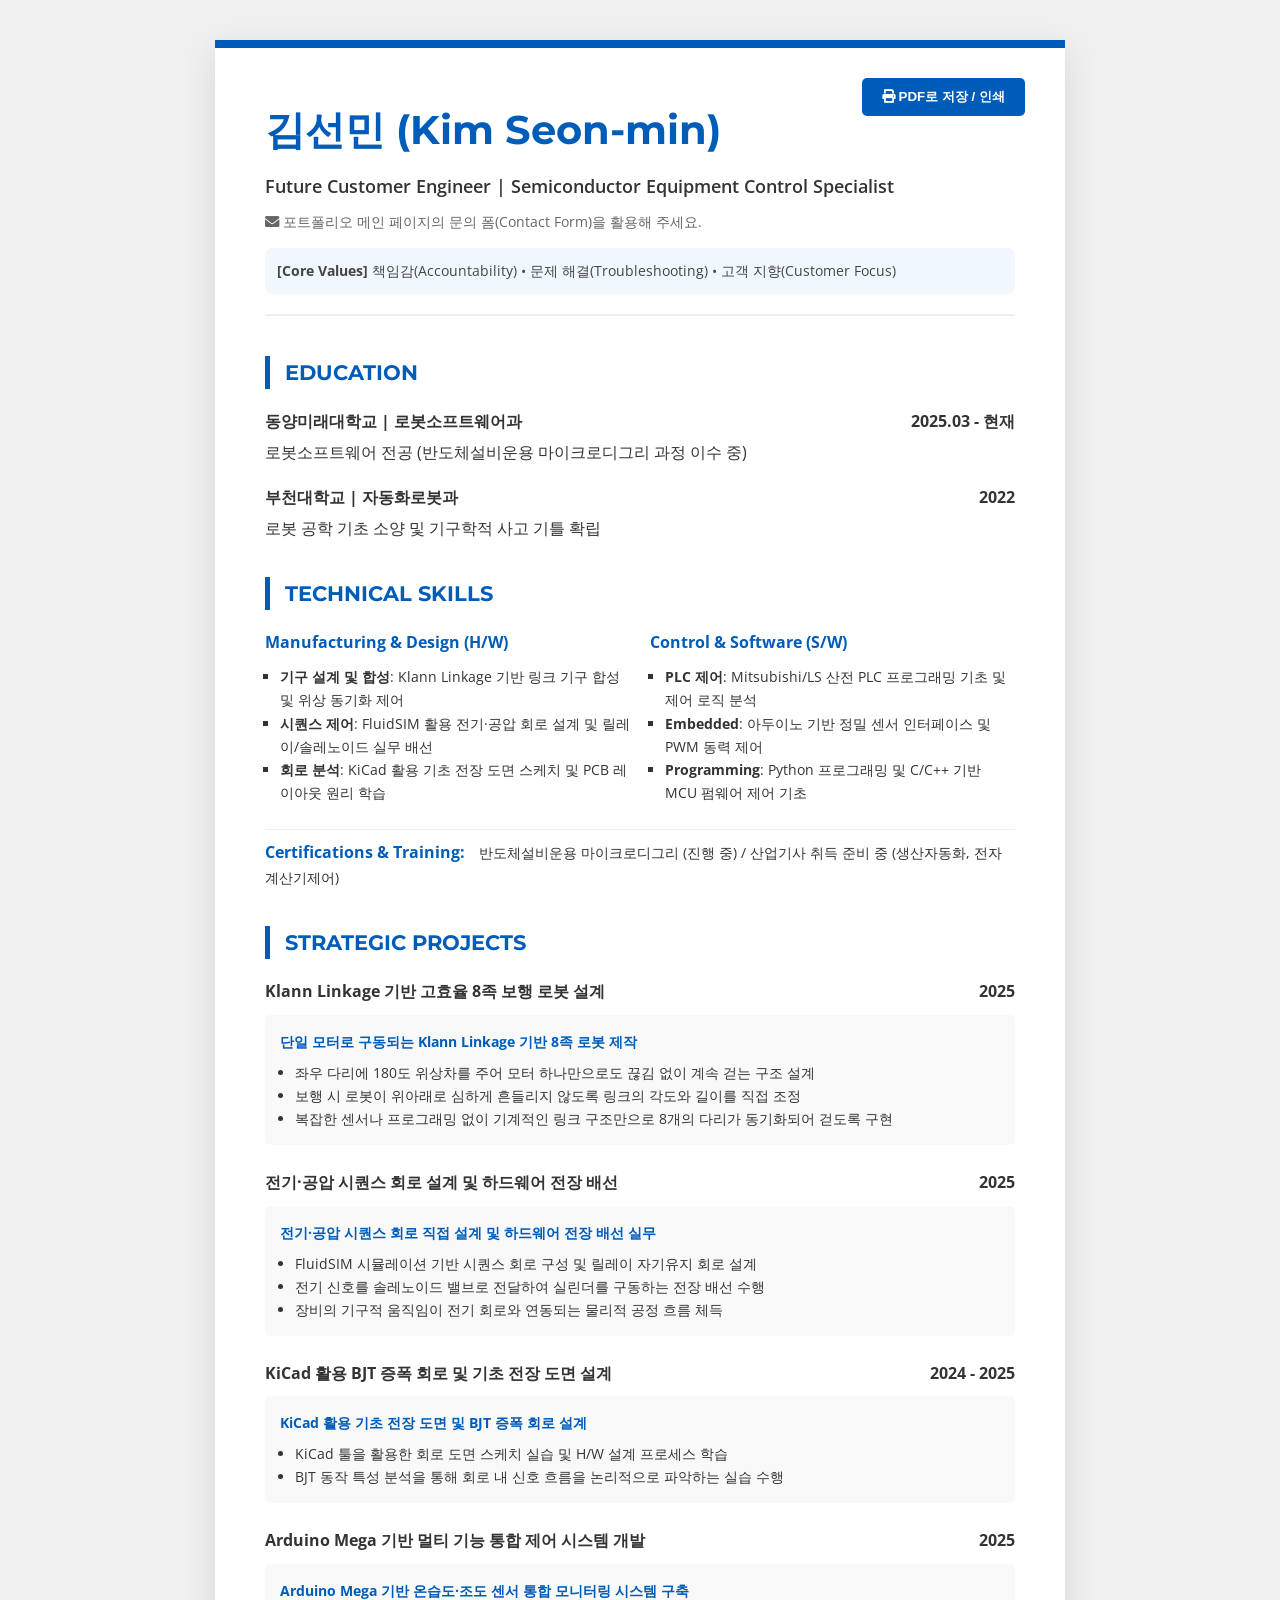
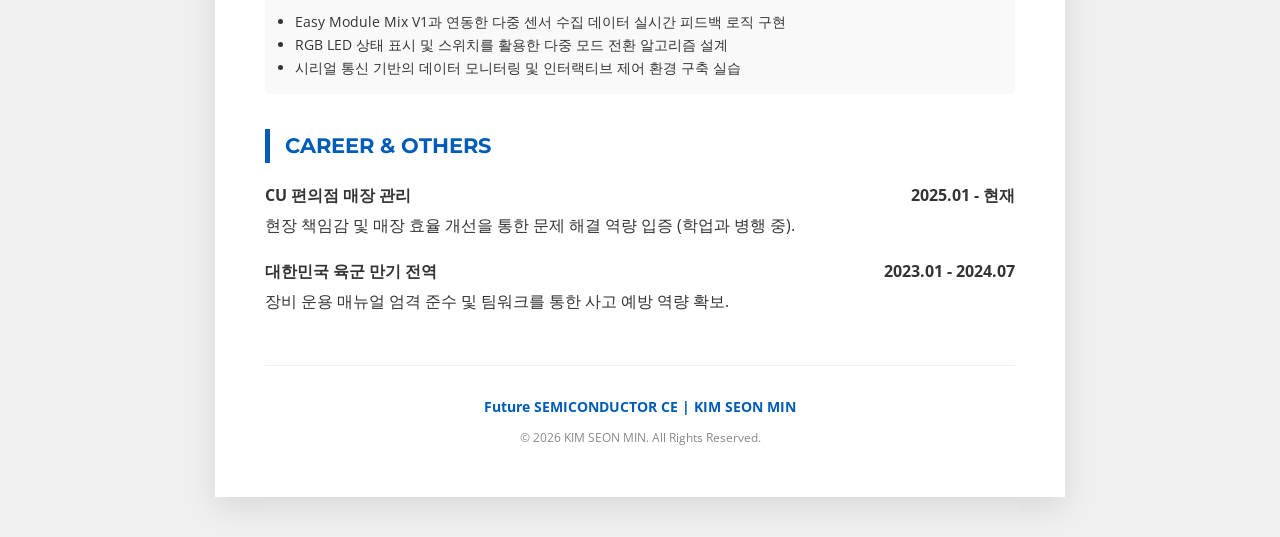
<file: mywork/resume.html>
<!DOCTYPE html>
<html lang="ko">
<head>
    <meta charset="UTF-8">
    <meta name="viewport" content="width=device-width, initial-scale=1.0">
    <title>이력서 | 반도체 장비 제어 전문가</title>
    <link href="https://fonts.googleapis.com/css2?family=Montserrat:wght@700&family=Open+Sans:wght@400;600;700&display=swap" rel="stylesheet">
    <link rel="stylesheet" href="https://cdnjs.cloudflare.com/ajax/libs/font-awesome/6.0.0/css/all.min.css">
    <style>
        :root {
            --primary: #005CB9;
            --text: #333;
            --bg: #fff;
        }
        * { margin:0; padding:0; box-sizing: border-box; }
        body { font-family: 'Open Sans', sans-serif; line-height: 1.6; color: var(--text); background: #f0f0f0; padding: 40px 20px; }
        .resume-container { max-width: 850px; margin: 0 auto; background: var(--bg); padding: 50px; box-shadow: 0 10px 30px rgba(0,0,0,0.1); border-top: 8px solid var(--primary); position: relative; }
        .print-btn { position: absolute; top: 30px; right: 40px; background: var(--primary); color: white; padding: 10px 20px; border-radius: 5px; text-decoration: none; font-weight: 700; cursor: pointer; border: none; }
        header { margin-bottom: 40px; border-bottom: 2px solid #eee; padding-bottom: 20px; }
        h1 { font-family: 'Montserrat', sans-serif; font-size: clamp(1.8rem, 5vw, 2.5rem); color: var(--primary); margin-bottom: 10px; white-space: nowrap; }
        .contact-info { display: flex; gap: 20px; font-size: clamp(0.75rem, 1.8vw, 0.9rem); color: #666; }
        section { margin-bottom: 35px; }
        h2 { font-family: 'Montserrat', sans-serif; font-size: clamp(1.1rem, 3vw, 1.3rem); border-left: 5px solid var(--primary); padding-left: 15px; margin-bottom: 20px; text-transform: uppercase; color: var(--primary); white-space: nowrap; }
        .edu-item, .exp-item { margin-bottom: 20px; }
        .item-header { display: flex; justify-content: space-between; font-weight: 700; margin-bottom: 5px; font-size: clamp(0.85rem, 2vw, 1rem); }
        .skills-grid { display: grid; grid-template-columns: 1fr 1fr; gap: 20px; }
        .skill-category h4 { margin-bottom: 10px; color: var(--primary); font-size: clamp(0.9rem, 2.5vw, 1rem); white-space: nowrap; }
        .project-item { margin-bottom: 25px; }
        .star-box { background: #f9f9f9; padding: 15px; border-radius: 5px; margin-top: 10px; font-size: clamp(0.75rem, 2vw, 0.9rem); }
        .star-box b { color: var(--primary); }
        
        @media print {
            .print-btn { display: none; }
            body { padding: 0; background: white; }
            .resume-container { box-shadow: none; width: 100%; border-top: none; }
        }
    </style>
</head>
<body>

    <div class="resume-container" id="resume">
        <button class="print-btn" onclick="window.print()"><i class="fas fa-print"></i> PDF로 저장 / 인쇄</button>
        
        <header>
            <h1>김선민 (Kim Seon-min)</h1>
            <p style="font-size: 1.1rem; font-weight: 600; margin-bottom: 10px;">Future Customer Engineer | Semiconductor Equipment Control Specialist</p>
            <div class="contact-info">
                <span><i class="fas fa-envelope"></i> 포트폴리오 메인 페이지의 문의 폼(Contact Form)을 활용해 주세요.</span>
            </div>
            <div style="margin-top: 15px; padding: 12px; background: #f0f7ff; border-radius: 8px; font-size: 0.85rem; color: #444;">
                <b>[Core Values]</b> 책임감(Accountability) • 문제 해결(Troubleshooting) • 고객 지향(Customer Focus)
            </div>
        </header>

        <section>
            <h2>Education</h2>
            <div class="edu-item">
                <div class="item-header">
                    <span>동양미래대학교 | 로봇소프트웨어과</span>
                    <span>2025.03 - 현재</span>
                </div>
                <p>로봇소프트웨어 전공 (반도체설비운용 마이크로디그리 과정 이수 중)</p>
            </div>
            <div class="edu-item">
                <div class="item-header">
                    <span>부천대학교 | 자동화로봇과</span>
                    <span>2022</span>
                </div>
                <p>로봇 공학 기초 소양 및 기구학적 사고 기틀 확립</p>
            </div>
        </section>

        <section>
            <h2>Technical Skills</h2>
            <div class="skills-grid">
                <div class="skill-category">
                    <h4>Manufacturing & Design (H/W)</h4>
                    <ul style="font-size: 0.9rem; margin-top: 5px; list-style: square; padding-left: 15px;">
                        <li><b>기구 설계 및 합성</b>: Klann Linkage 기반 링크 기구 합성 및 위상 동기화 제어</li>
                        <li><b>시퀀스 제어</b>: FluidSIM 활용 전기·공압 회로 설계 및 릴레이/솔레노이드 실무 배선</li>
                        <li><b>회로 분석</b>: KiCad 활용 기초 전장 도면 스케치 및 PCB 레이아웃 원리 학습</li>
                    </ul>
                </div>
                <div class="skill-category">
                    <h4>Control & Software (S/W)</h4>
                    <ul style="font-size: 0.9rem; margin-top: 5px; list-style: square; padding-left: 15px;">
                        <li><b>PLC 제어</b>: Mitsubishi/LS 산전 PLC 프로그래밍 기초 및 제어 로직 분석</li>
                        <li><b>Embedded</b>: 아두이노 기반 정밀 센서 인터페이스 및 PWM 동력 제어</li>
                        <li><b>Programming</b>: Python 프로그래밍 및 C/C++ 기반 MCU 펌웨어 제어 기초</li>
                    </ul>
                </div>
                <div class="skill-category" style="grid-column: span 2; border-top: 1px solid #eee; padding-top: 10px; margin-top: 5px;">
                    <h4 style="display:inline; margin-right: 10px;">Certifications & Training:</h4>
                    <span style="font-size: 0.9rem;">반도체설비운용 마이크로디그리 (진행 중) / 산업기사 취득 준비 중 (생산자동화, 전자계산기제어)</span>
                </div>
            </div>
        </section>

        <section>
            <h2>Strategic Projects</h2>
            <!-- Project 1: Robot -->
            <div class="project-item">
                <div class="item-header">
                    <span>Klann Linkage 기반 고효율 8족 보행 로봇 설계</span>
                    <span>2025</span>
                </div>
                <div class="star-box">
                    <p style="margin-bottom: 8px;"><b>단일 모터로 구동되는 Klann Linkage 기반 8족 로봇 제작</b></p>
                    <ul style="list-style: disc; padding-left: 15px;">
                        <li>좌우 다리에 180도 위상차를 주어 모터 하나만으로도 끊김 없이 계속 걷는 구조 설계</li>
                        <li>보행 시 로봇이 위아래로 심하게 흔들리지 않도록 링크의 각도와 길이를 직접 조정</li>
                        <li>복잡한 센서나 프로그래밍 없이 기계적인 링크 구조만으로 8개의 다리가 동기화되어 걷도록 구현</li>
                    </ul>
                </div>
            </div>

            <!-- Project 2: Sequence Control -->
            <div class="project-item">
                <div class="item-header">
                    <span>전기·공압 시퀀스 회로 설계 및 하드웨어 전장 배선</span>
                    <span>2025</span>
                </div>
                <div class="star-box">
                    <p style="margin-bottom: 8px;"><b>전기·공압 시퀀스 회로 직접 설계 및 하드웨어 전장 배선 실무</b></p>
                    <ul style="list-style: disc; padding-left: 15px;">
                        <li>FluidSIM 시뮬레이션 기반 시퀀스 회로 구성 및 릴레이 자기유지 회로 설계</li>
                        <li>전기 신호를 솔레노이드 밸브로 전달하여 실린더를 구동하는 전장 배선 수행</li>
                        <li>장비의 기구적 움직임이 전기 회로와 연동되는 물리적 공정 흐름 체득</li>
                    </ul>
                </div>
            </div>

            <!-- Project 3: Circuit Design -->
            <div class="project-item">
                <div class="item-header">
                    <span>KiCad 활용 BJT 증폭 회로 및 기초 전장 도면 설계</span>
                    <span>2024 - 2025</span>
                </div>
                <div class="star-box">
                    <p style="margin-bottom: 8px;"><b>KiCad 활용 기초 전장 도면 및 BJT 증폭 회로 설계</b></p>
                    <ul style="list-style: disc; padding-left: 15px;">
                        <li>KiCad 툴을 활용한 회로 도면 스케치 실습 및 H/W 설계 프로세스 학습</li>
                        <li>BJT 동작 특성 분석을 통해 회로 내 신호 흐름을 논리적으로 파악하는 실습 수행</li>
                    </ul>
                </div>
            </div>

            <!-- Project 4: Arduino Mega Logic -->
            <div class="project-item">
                <div class="item-header">
                    <span>Arduino Mega 기반 멀티 기능 통합 제어 시스템 개발</span>
                    <span>2025</span>
                </div>
                <div class="star-box">
                    <p style="margin-bottom: 8px;"><b>Arduino Mega 기반 온습도·조도 센서 통합 모니터링 시스템 구축</b></p>
                    <ul style="list-style: disc; padding-left: 15px;">
                        <li>Easy Module Mix V1과 연동한 다중 센서 수집 데이터 실시간 피드백 로직 구현</li>
                        <li>RGB LED 상태 표시 및 스위치를 활용한 다중 모드 전환 알고리즘 설계</li>
                        <li>시리얼 통신 기반의 데이터 모니터링 및 인터랙티브 제어 환경 구축 실습</li>
                    </ul>
                </div>
            </div>
        </section>

        <section>
            <h2>Career & Others</h2>
            <div class="exp-item">
                <div class="item-header">
                    <span>CU 편의점 매장 관리</span>
                    <span>2025.01 - 현재</span>
                </div>
                <p>현장 책임감 및 매장 효율 개선을 통한 문제 해결 역량 입증 (학업과 병행 중).</p>
            </div>
            <div class="exp-item">
                <div class="item-header">
                    <span>대한민국 육군 만기 전역</span>
                    <span>2023.01 - 2024.07</span>
                </div>
                <p>장비 운용 매뉴얼 엄격 준수 및 팀워크를 통한 사고 예방 역량 확보.</p>
            </div>
        </section>


        <!-- Footer (Hidden in Print) -->
        <footer style="margin-top: 50px; padding-top: 30px; border-top: 1px solid #eee; text-align: center; color: #888;">
            <p style="font-size: 0.85rem; font-weight: 700; color: var(--primary); margin-bottom: 10px;">Future SEMICONDUCTOR CE | KIM SEON MIN</p>
            <p style="font-size: 0.75rem;">&copy; 2026 KIM SEON MIN. All Rights Reserved.</p>
        </div>

    </div>

    <style>
        @media print {
            footer { display: none; }
        }
    </style>
</body>
</html>
</file>
